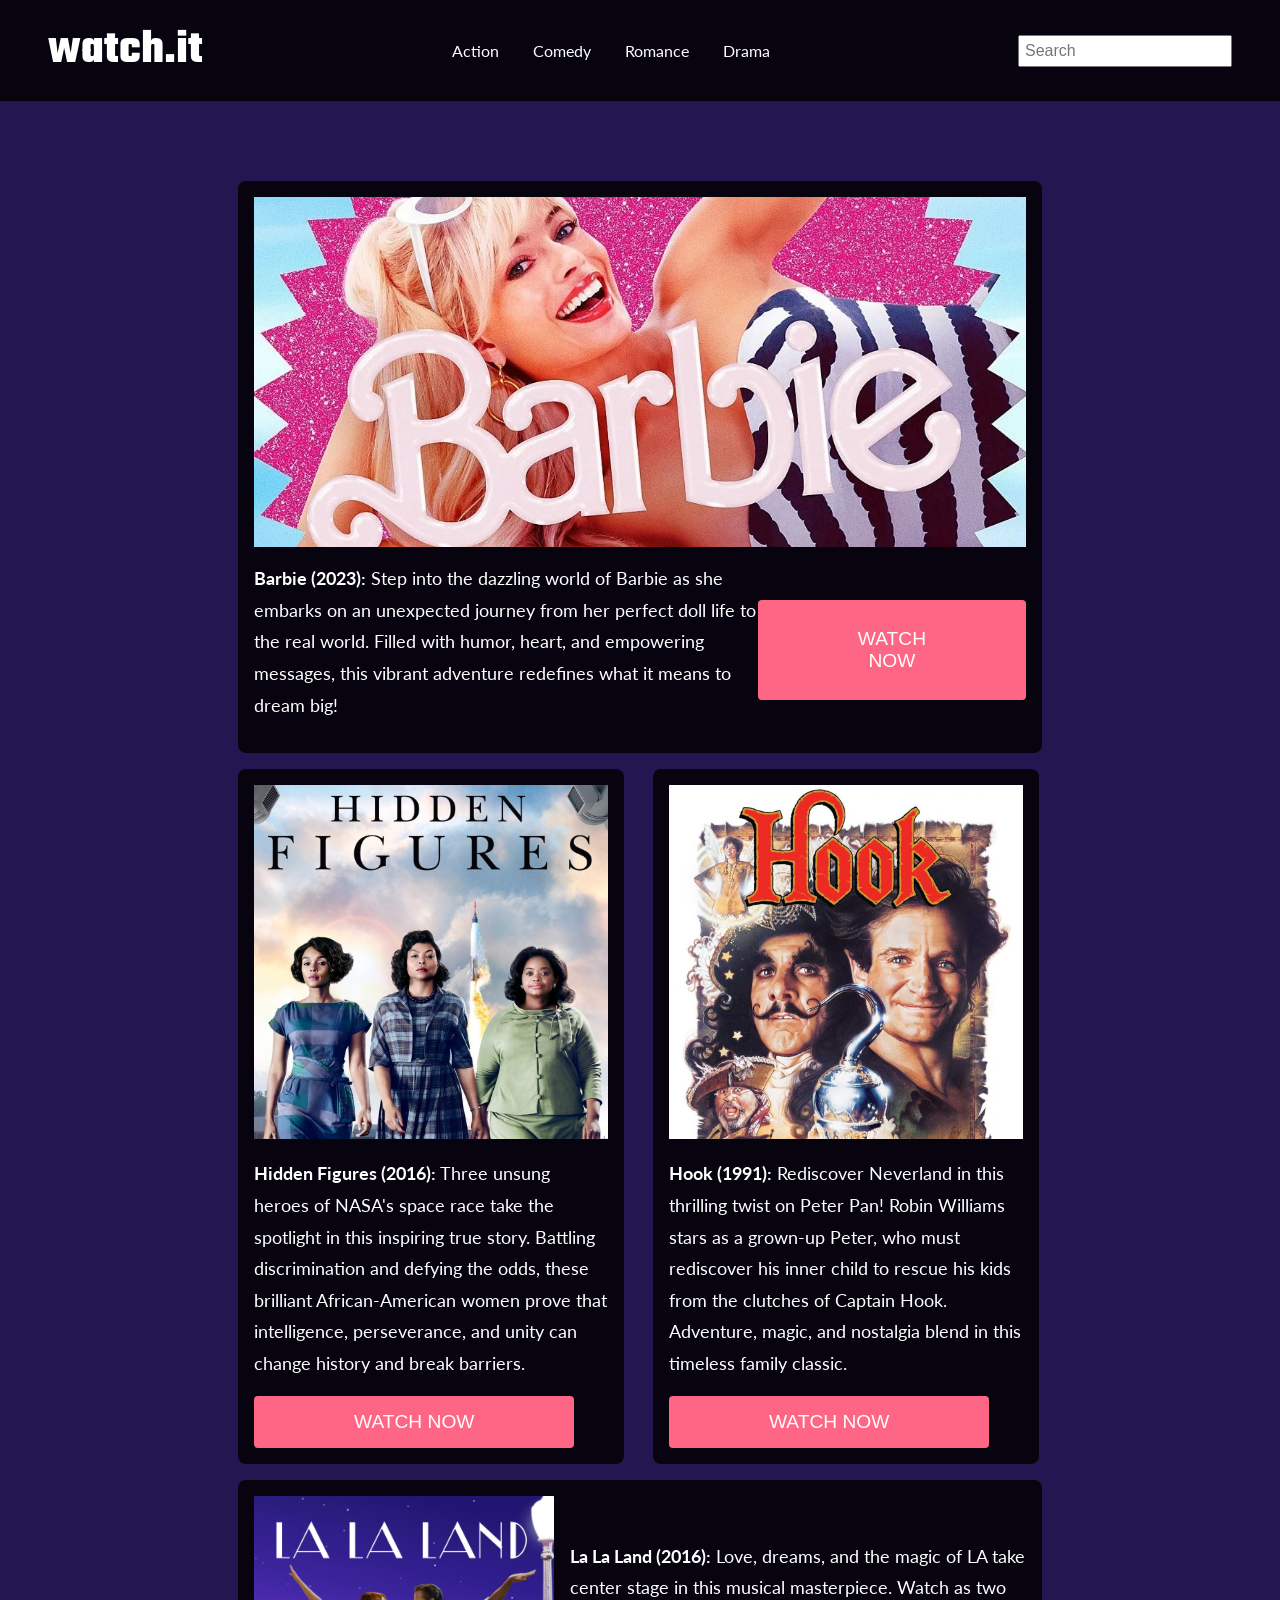
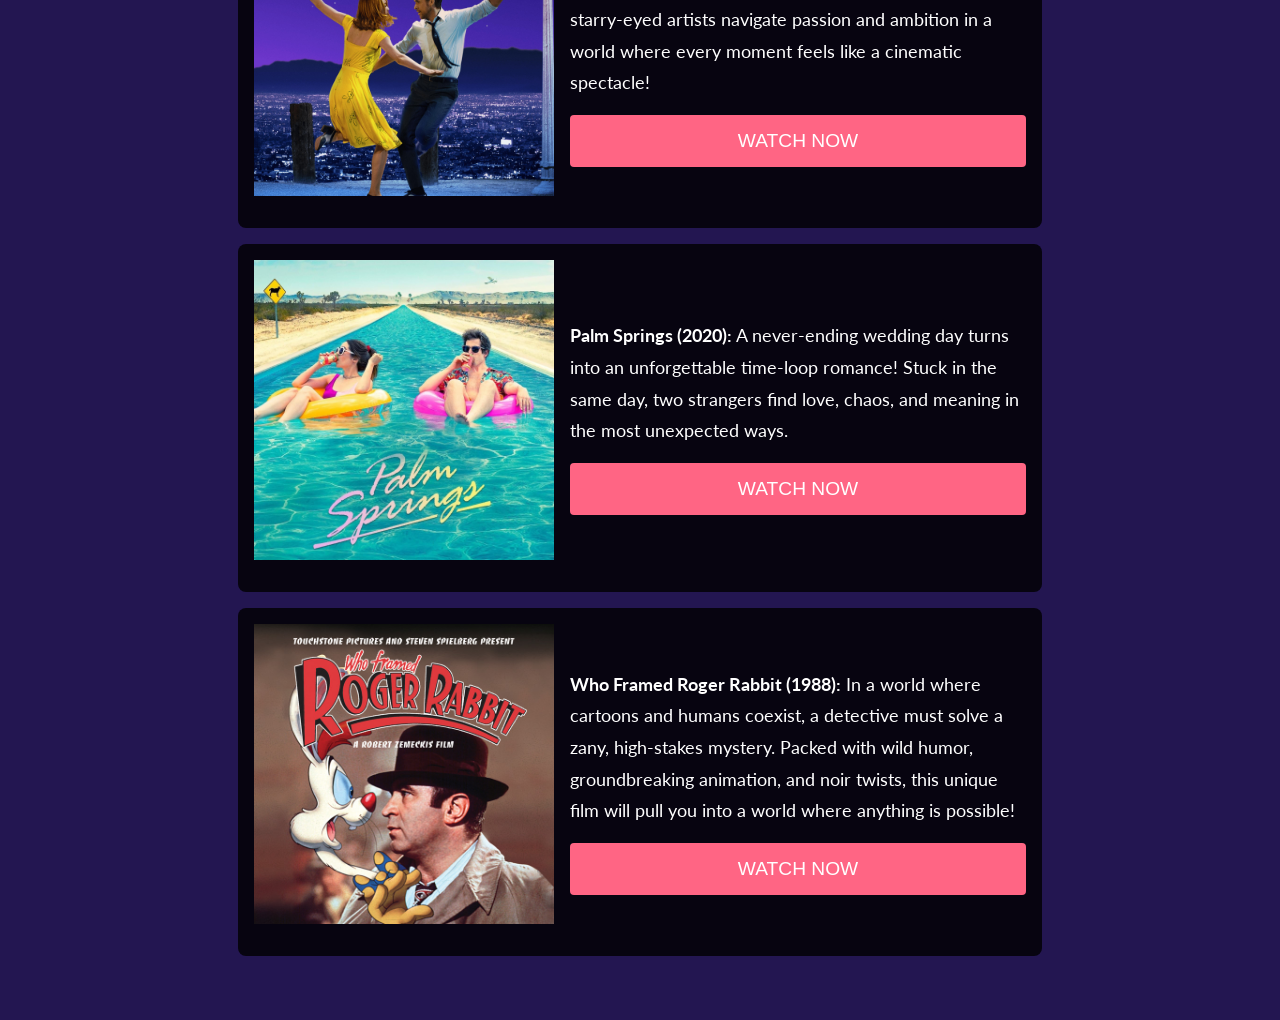
<file: web dev task 2/index.html>
<!DOCTYPE html>
<html lang="en">
<head>
    <meta charset="UTF-8">
    <meta name="viewport" content="width=device-width, initial-scale=1.0">
    <title>watch.it - Movie Streaming</title>
    <link rel="stylesheet" href="styles.css">
    <link href="https://fonts.googleapis.com/css2?family=Lato:wght@400;700&family=Teko:wght@400;700&display=swap" rel="stylesheet">
</head>
<body>

    <!-- Site Navigation -->
    <header>
        <h1>watch.it</h1>
        <nav>
            <a href="#">Action</a>
            <a href="#">Comedy</a>
            <a href="#">Romance</a>
            <a href="#">Drama</a>
        </nav>
        <input type="text" placeholder="Search" class="search-bar">
    </header>

    <!-- Page Content -->
    <main class="content">

        <!-- Movie Collection -->
        <section class="movie-grid">
            <div class="featured movie">
                <img src="assets/barbie.jpg" alt="Featured Movie Poster" class="movie-poster">
                <div class="movie-details">
                    <p><strong>Barbie (2023):</strong> Step into the dazzling world of Barbie as she embarks on an unexpected journey from her perfect doll life to the real world. Filled with humor, heart, and empowering messages, this vibrant adventure redefines what it means to dream big!</p>
                    <button>WATCH NOW</button>
                </div>
            </div>

            <div class="movie">
                <img src="assets/hidden-figures.jpg" alt="Movie Poster 2" class="movie-poster">
                <div class="movie-details">
                    <p><strong>Hidden Figures (2016):</strong> Three unsung heroes of NASA's space race take the spotlight in this inspiring true story. Battling discrimination and defying the odds, these brilliant African-American women prove that intelligence, perseverance, and unity can change history and break barriers.</p>
                    <button>WATCH NOW</button>
                </div>
            </div>
            <div class="movie">
                <img src="assets/hook.jpg" alt="Movie Poster 3" class="movie-poster">
                <div class="movie-details">
                    <p><strong>Hook (1991):</strong> Rediscover Neverland in this thrilling twist on Peter Pan! Robin Williams stars as a grown-up Peter, who must rediscover his inner child to rescue his kids from the clutches of Captain Hook. Adventure, magic, and nostalgia blend in this timeless family classic.</p>
                    <button>WATCH NOW</button>
                </div>
            </div>


        <!-- Additional Movie Selection -->
        <div class="movie">
            <img src="assets/la-la-land.jpg" alt="Movie Poster 4" class="movie-poster">
            <div class="movie-details">
                <p><strong>La La Land (2016):</strong> Love, dreams, and the magic of LA take center stage in this musical masterpiece. Watch as two starry-eyed artists navigate passion and ambition in a world where every moment feels like a cinematic spectacle!</p>
                <button>WATCH NOW</button>
            </div>
        </div>

        <div class="movie">
            <img src="assets/palm-springs.jpg" alt="Movie Poster 5" class="movie-poster">
            <div class="movie-details">
                <p><strong>Palm Springs (2020):</strong> A never-ending wedding day turns into an unforgettable time-loop romance! Stuck in the same day, two strangers find love, chaos, and meaning in the most unexpected ways.</p>
                <button>WATCH NOW</button>
            </div>
        </div>

        <div class="movie">
            <img src="assets/who-framed-roger-rabbit.jpg" alt="Movie Poster 6" class="movie-poster">
            <div class="movie-details">
                <p><strong>Who Framed Roger Rabbit (1988):</strong> In a world where cartoons and humans coexist, a detective must solve a zany, high-stakes mystery. Packed with wild humor, groundbreaking animation, and noir twists, this unique film will pull you into a world where anything is possible!</p>
                <button>WATCH NOW</button>
            </div>
        </div>

    </section>

    </main>

</body>
</html>
</file>
<file: web dev task 2/styles.css>
/* CSS Reset and Base Styles */
* {
    margin: 0;
    padding: 0;
    box-sizing: border-box;
}

body {
    font-family: 'Lato', sans-serif;
    color: #FFFFFF;
    background-color: #231651;
}

/* Header Styling */
header {
    display: flex;
    align-items: center;
    justify-content: space-between;
    padding: 16px;
    background-color: #070410;
    color: #FFFFFF;
    flex-wrap: wrap;
}

header h1 {
    font-family: 'Teko', sans-serif;
    font-size: 2em;
}

header nav a {
    margin: 0 15px;
    color: #FFFFFF;
    text-decoration: none;
    font-size: 1em;
}

.search-bar {
    padding: 5px;
    font-size: 1em;
}

/* Content Area */
.content {
    padding: 48px;
    max-width: 900px;
    margin: auto;
}

/* Movie Collection Layout */
.movie-grid {
    display: flex;
    justify-content: space-between;
    gap: 16px;
    margin-top: 32px;
}

.movie {
    width: 48%;
    background-color: #070410;
    padding: 16px;
    border-radius: 8px;
    display: flex;
    flex-direction: column;
    align-items: center;
}

.movie .movie-poster {
    width: 100%;
    height: auto;
    margin-bottom: 16px;
}

.movie .movie-details p {
    font-size: 1.1em;
    line-height: 1.8;
    margin-bottom: 16px;
}

.movie .movie-details button {
    padding: 15px 100px;
    font-size: 1.2em;
    background-color: #FF6584;
    color: #FFFFFF;
    border: none;
    cursor: pointer;
    border-radius: 4px;
}

/* Single Movie Card Layout */
.single-movie {
    display: flex;
    background-color: #070410;
    padding: 16px;
    margin-top: 32px;
    border-radius: 8px;
    gap: 16px;
}

.single-movie .movie-poster {
    width: 50%;
    height: auto;
}

.single-movie .movie-details {
    width: 50%;
    display: flex;
    flex-direction: column;
    justify-content: space-between;
}

.single-movie .movie-details p {
    font-size: 1.1em;
    line-height: 1.8;
}

.single-movie .movie-details button {
    padding: 15px 60px;
    font-size: 1.2em;
    background-color: #FF6584;
    color: #FFFFFF;
    border: none;
    cursor: pointer;
    border-radius: 4px;
}

/* Responsive Design */

/* Mobile Devices (360px-720px) */
@media (min-width: 360px) and (max-width: 720px) {
    body {
        margin-inline: auto;
    }

    header {
        padding: 16px;
    }

    header h1 {
        font-size: 2em;
    }

    .content {
        padding: 16px;
    }

    .featured-movie{
        display: flex;
        background-color: #070410;
        padding: 16px;
        margin-top: 32px;
        border-radius: 8px;
        gap: 16px;
    }

    .featured-movie .movie-details {
        flex-direction: column;
        width: 150%;
        display: flex;
        justify-content: space-between;
    }
    .featured-movie .movie-poster{
        width: 100%;
        height: auto;
    }
    .featured-movie .movie-details button {
        padding: 4px 130px;
        font-size: 1.3em;
        background-color: #FF6584;
        color: #FFFFFF;
        border: none;
        cursor: pointer;
        border-radius: 4px;
        margin: 2%;

        /* Centering the text */
        display: flex;
        align-items: center;
        justify-content: center;
        text-align: center;
    }
    .featured-movie .movie-details p{
        font-size: 1.1em;
        line-height: 1.8;
        text-align: left;
        margin-right: auto;
    }



    .movie-grid {
        flex-direction: column;
    }
    .movie ,
    .movie .movie-poster{
        width: 100%;
    }
    .movie .movie-details button {
        padding: 15px 80px;
        font-size: 1.2em;
        background-color: #FF6584;
        color: #FFFFFF;
        border: none;
        cursor: pointer;
        border-radius: 4px;
    }


    .single-movie {
        flex-direction: column;
    }

    .single-movie .movie-poster,
    .single-movie .movie-details {
        width: 100%;
    }
        /* Hide the navigation links */
        header nav {
            display: none;
        }

        /* Align "watch.it" and search bar on opposite sides */
        header {
            justify-content: space-between;
        }

}

/* Tablet Devices (720px-1024px) */
@media (min-width: 720px) and (max-width: 1024px) {
    /* Tablet layout styling */
    .movie-grid {
        display: grid;
        grid-template-columns: repeat(2, 1fr);
        gap: 16px;
    }

    .movie {
        width: 300px;
        margin-inline: auto;
    }

    .movie-details p {
        min-height: 316px;
    }
}

/* Desktop Screens (1025px and up) */
@media (min-width: 1025px) {
    header {
        padding: 16px 48px;
    }

    header h1 {
        font-size: 3em;
    }

    .content {
        padding: 48px;
    }

    .movie-grid {
        display: inline-block;
    }

    .movie {
        display: inline-block;
        margin-bottom: 16px;
    }

    .movie:nth-child(2) {
        margin-right: 25px;
    }

    .featured {
        width: 100%;
        display: block;
        margin-bottom: 16px;
    }

    .featured .movie-poster {
        display: block;
        width: 100%;
        height: 350px;
        object-fit: cover;
    }

    .featured .movie-details {
        width: 100%;
        display: flex;
        flex-direction: row;
        align-items: center;
    }

    .featured .movie-details button {
        height: 100px;
    }

    .movie:nth-child(n + 4) {
        width: 100%;
        display: flex;
        flex-direction: row;
        margin-bottom: 16px;
        gap: 16px;
    }

    .movie:nth-child(n + 4) .movie-poster {
        width: 50%;
        height: 300px;
    }

    .movie:nth-child(n + 4) .movie-details button {
        width: 100%;
    }
}
</file>
